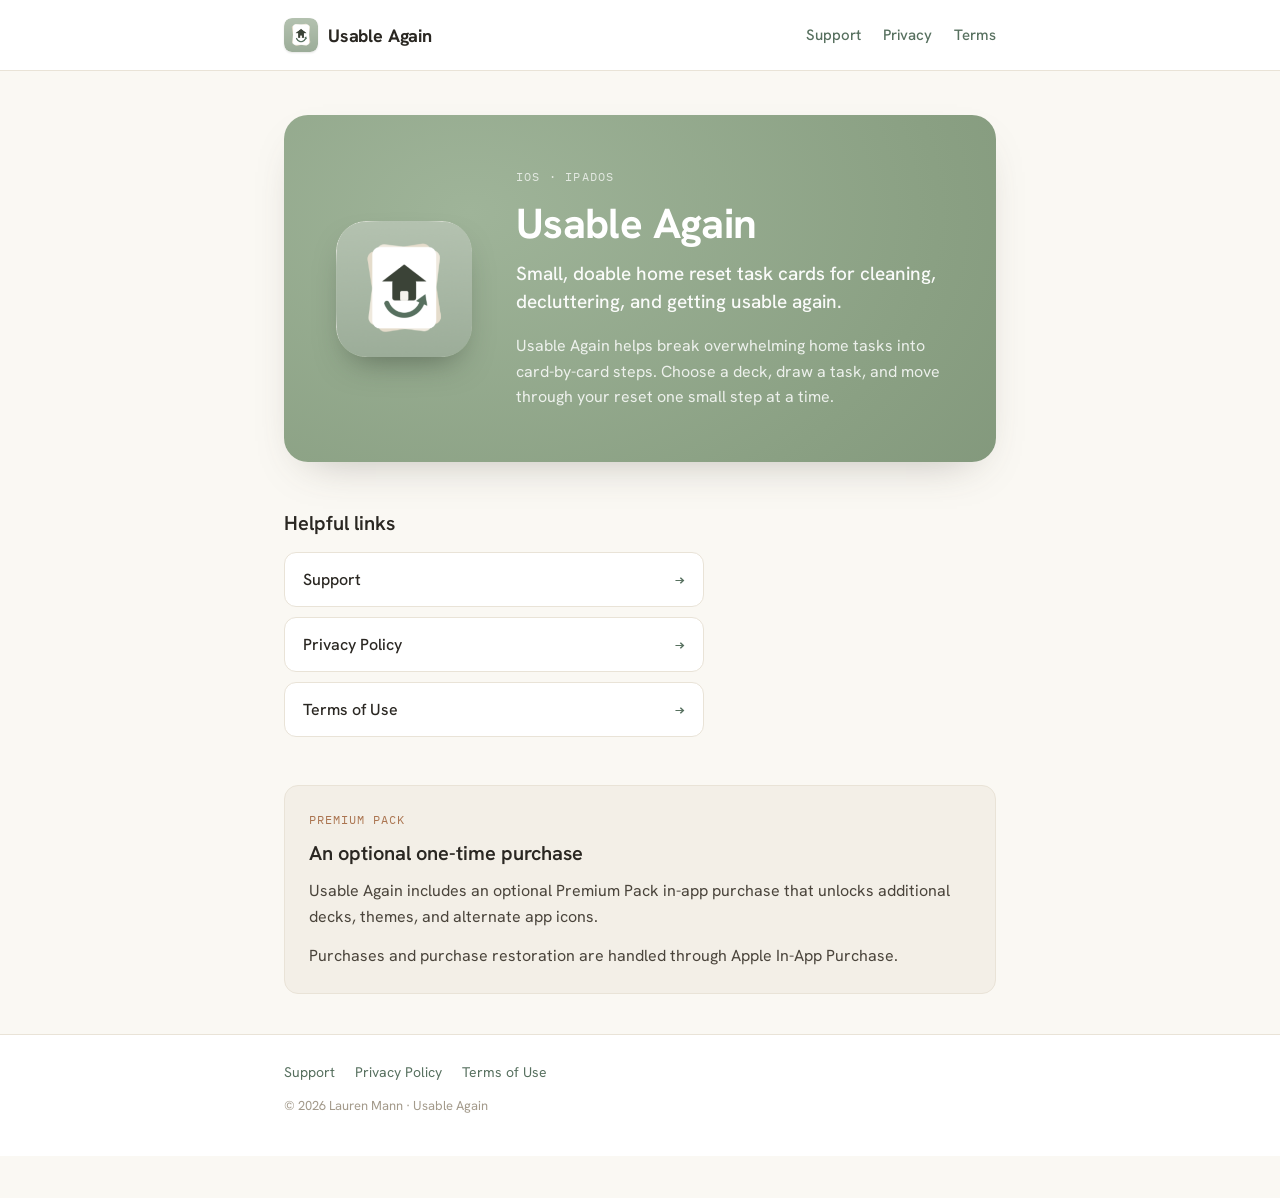
<file: index.html>
<!DOCTYPE html>
<html lang="en">
<head>
<meta charset="utf-8">
<meta http-equiv="refresh" content="0; url=/usable-again/">
<link rel="canonical" href="https://usableagain.com/usable-again/">
<title>Usable Again</title>
</head>
<body>
<p><a href="/usable-again/">Usable Again</a></p>
</body>
</html>
</file>
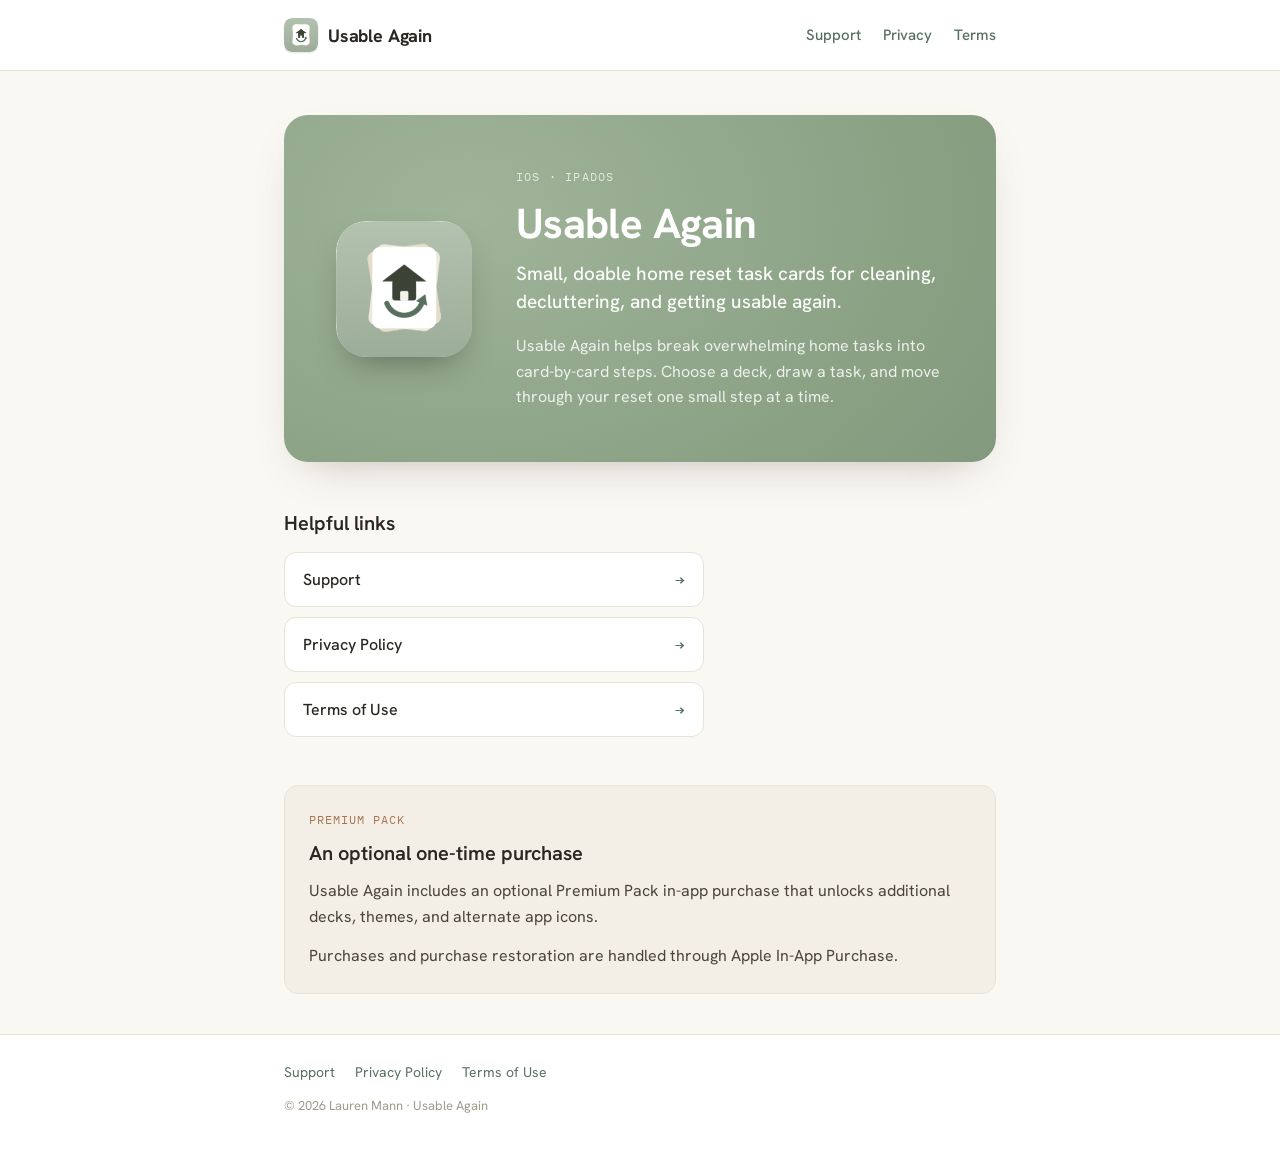
<file: usable-again/index.html>
<!DOCTYPE html>
<html lang="en">
<head>
<meta charset="utf-8">
<meta name="viewport" content="width=device-width, initial-scale=1">
<title>Usable Again</title>
<meta name="description" content="Small, doable home reset task cards for cleaning, decluttering, and getting usable again.">
<link rel="icon" type="image/png" href="/assets/app-icon.png">
<link rel="canonical" href="https://usableagain.com/usable-again/">
<meta name="theme-color" content="#faf8f3">
<meta property="og:type" content="website">
<meta property="og:site_name" content="Usable Again">
<meta property="og:title" content="Usable Again">
<meta property="og:description" content="Small, doable home reset task cards for cleaning, decluttering, and getting usable again.">
<meta property="og:url" content="https://usableagain.com/usable-again/">
<meta property="og:image" content="https://usableagain.com/assets/og-image.png">
<meta property="og:image:width" content="1200">
<meta property="og:image:height" content="630">
<meta property="og:image:alt" content="Usable Again app icon with the tagline Make your space usable again">
<meta name="twitter:card" content="summary_large_image">
<link rel="apple-touch-icon" href="/assets/apple-touch-icon.png">
<link rel="stylesheet" href="/styles.css">
</head>
<body class="landing">

  <header class="site-header">
    <div class="header-inner">
      <a class="brand" href="/usable-again/"><img src="/assets/app-icon.png" alt="" width="34" height="34"><span>Usable Again</span></a>
      <nav class="primary-nav" aria-label="Primary">
        <a href="/usable-again/support/">Support</a>
        <a href="/usable-again/privacy/">Privacy</a>
        <a href="/usable-again/terms/">Terms</a>
      </nav>
    </div>
  </header>

  <main>
    <!-- Hero — feature-graphic treatment from the brand identity: sage field, icon left, wordmark + promise right -->
    <section class="hero" aria-label="Usable Again">
      <img src="/assets/app-icon.png" alt="" width="136" height="136">
      <div class="hero-text">
        <p class="hero-overline">iOS · iPadOS</p>
        <h1>Usable Again</h1>
        <p class="hero-lead">Small, doable home reset task cards for cleaning, decluttering, and getting usable again.</p>
        <p class="hero-body">Usable Again helps break overwhelming home tasks into card-by-card steps. Choose a deck, draw a task, and move through your reset one small step at a time.</p>
      </div>
    </section>

    <section class="links-section" aria-labelledby="links-heading">
      <h2 id="links-heading">Helpful links</h2>
      <div class="link-cards">
        <a class="link-card" href="/usable-again/support/">Support<span class="arrow" aria-hidden="true">→</span></a>
        <a class="link-card" href="/usable-again/privacy/">Privacy Policy<span class="arrow" aria-hidden="true">→</span></a>
        <a class="link-card" href="/usable-again/terms/">Terms of Use<span class="arrow" aria-hidden="true">→</span></a>
      </div>
    </section>

    <section class="premium-panel" aria-labelledby="premium-heading">
      <p class="overline">Premium Pack</p>
      <h2 id="premium-heading">An optional one-time purchase</h2>
      <p>Usable Again includes an optional Premium Pack in-app purchase that unlocks additional decks, themes, and alternate app icons.</p>
      <p>Purchases and purchase restoration are handled through Apple In-App Purchase.</p>
    </section>
  </main>

  <footer class="site-footer">
    <div class="footer-inner">
      <nav class="footer-nav" aria-label="Footer">
        <a href="/usable-again/support/">Support</a>
        <a href="/usable-again/privacy/">Privacy Policy</a>
        <a href="/usable-again/terms/">Terms of Use</a>
      </nav>
      <p class="copyright">© 2026 Lauren Mann · Usable Again</p>
    </div>
  </footer>

</body>
</html>
</file>
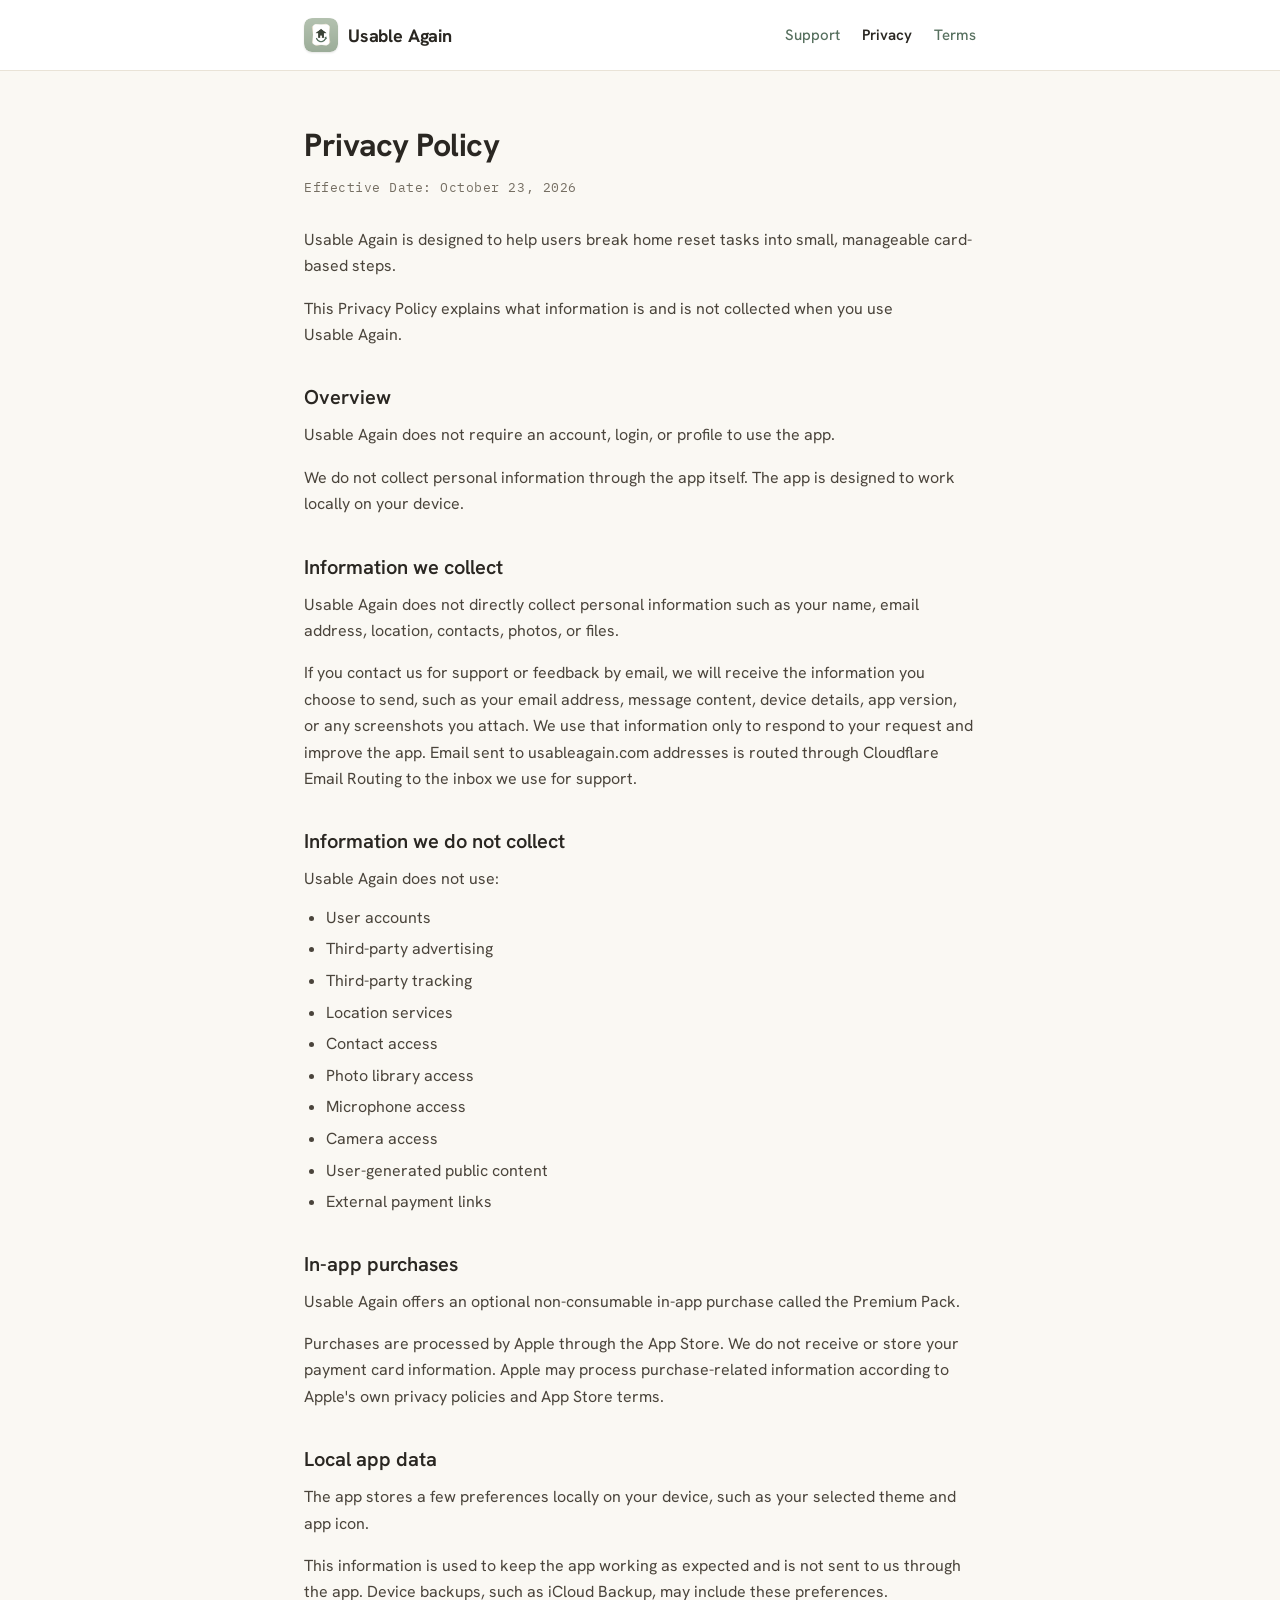
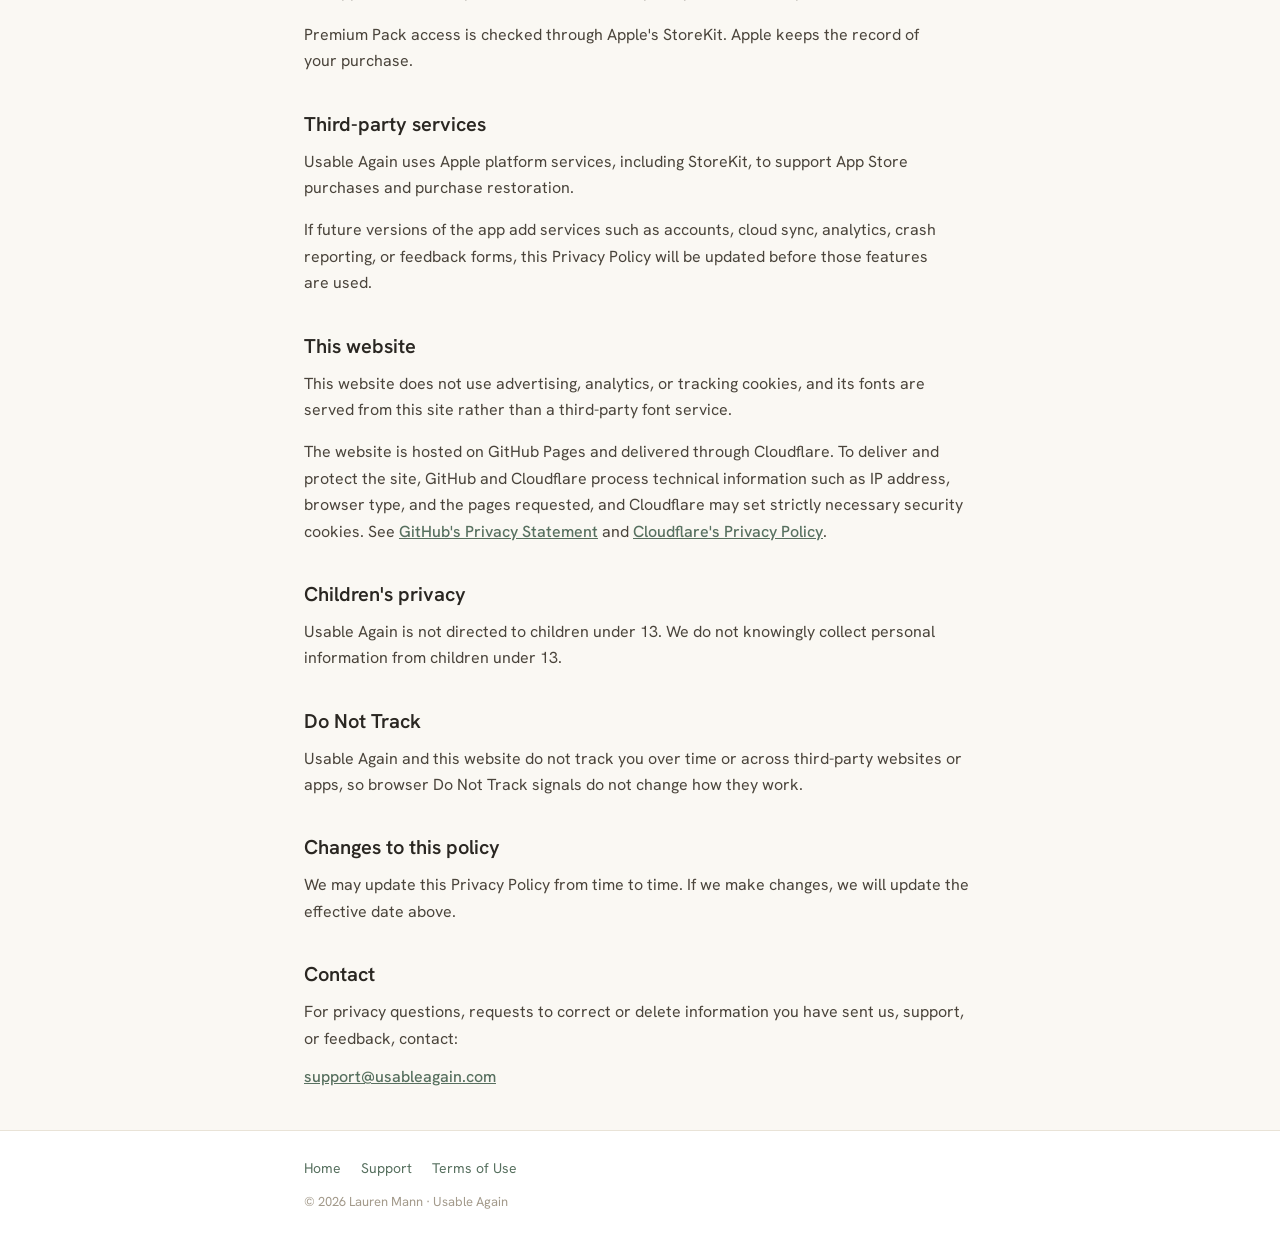
<file: usable-again/privacy/index.html>
<!DOCTYPE html>
<html lang="en">
<head>
<meta charset="utf-8">
<meta name="viewport" content="width=device-width, initial-scale=1">
<title>Privacy Policy — Usable Again</title>
<meta name="description" content="This Privacy Policy explains what information is and is not collected when you use Usable Again.">
<link rel="icon" type="image/png" href="/assets/app-icon.png">
<link rel="canonical" href="https://usableagain.com/usable-again/privacy/">
<meta name="theme-color" content="#faf8f3">
<meta property="og:type" content="website">
<meta property="og:site_name" content="Usable Again">
<meta property="og:title" content="Privacy Policy — Usable Again">
<meta property="og:description" content="This Privacy Policy explains what information is and is not collected when you use Usable Again.">
<meta property="og:url" content="https://usableagain.com/usable-again/privacy/">
<meta property="og:image" content="https://usableagain.com/assets/og-image.png">
<meta property="og:image:width" content="1200">
<meta property="og:image:height" content="630">
<meta property="og:image:alt" content="Usable Again app icon with the tagline Make your space usable again">
<meta name="twitter:card" content="summary_large_image">
<link rel="apple-touch-icon" href="/assets/apple-touch-icon.png">
<link rel="stylesheet" href="/styles.css">
</head>
<body>

  <header class="site-header">
    <div class="header-inner">
      <a class="brand" href="/usable-again/"><img src="/assets/app-icon.png" alt="" width="34" height="34"><span>Usable Again</span></a>
      <nav class="primary-nav" aria-label="Primary">
        <a href="/usable-again/support/">Support</a>
        <a href="/usable-again/privacy/" aria-current="page">Privacy</a>
        <a href="/usable-again/terms/">Terms</a>
      </nav>
    </div>
  </header>

  <main>
    <h1>Privacy Policy</h1>
    <p class="effective-date">Effective Date: October 23, 2026</p>

    <p>Usable Again is designed to help users break home reset tasks into small, manageable card-based steps.</p>
    <p>This Privacy Policy explains what information is and is not collected when you use Usable Again.</p>

    <h2>Overview</h2>
    <p>Usable Again does not require an account, login, or profile to use the app.</p>
    <p>We do not collect personal information through the app itself. The app is designed to work locally on your device.</p>

    <h2>Information we collect</h2>
    <p>Usable Again does not directly collect personal information such as your name, email address, location, contacts, photos, or files.</p>
    <p>If you contact us for support or feedback by email, we will receive the information you choose to send, such as your email address, message content, device details, app version, or any screenshots you attach. We use that information only to respond to your request and improve the app. Email sent to usableagain.com addresses is routed through Cloudflare Email Routing to the inbox we use for support.</p>

    <h2>Information we do not collect</h2>
    <p class="tight">Usable Again does not use:</p>
    <ul>
      <li>User accounts</li>
      <li>Third-party advertising</li>
      <li>Third-party tracking</li>
      <li>Location services</li>
      <li>Contact access</li>
      <li>Photo library access</li>
      <li>Microphone access</li>
      <li>Camera access</li>
      <li>User-generated public content</li>
      <li>External payment links</li>
    </ul>

    <h2>In-app purchases</h2>
    <p>Usable Again offers an optional non-consumable in-app purchase called the Premium Pack.</p>
    <p>Purchases are processed by Apple through the App Store. We do not receive or store your payment card information. Apple may process purchase-related information according to Apple's own privacy policies and App Store terms.</p>

    <h2>Local app data</h2>
    <p>The app stores a few preferences locally on your device, such as your selected theme and app icon.</p>
    <p>This information is used to keep the app working as expected and is not sent to us through the app. Device backups, such as iCloud Backup, may include these preferences.</p>
    <p>Premium Pack access is checked through Apple's StoreKit. Apple keeps the record of your purchase.</p>

    <h2>Third-party services</h2>
    <p>Usable Again uses Apple platform services, including StoreKit, to support App Store purchases and purchase restoration.</p>
    <p>If future versions of the app add services such as accounts, cloud sync, analytics, crash reporting, or feedback forms, this Privacy Policy will be updated before those features are used.</p>

    <h2>This website</h2>
    <p>This website does not use advertising, analytics, or tracking cookies, and its fonts are served from this site rather than a third-party font service.</p>
    <p>The website is hosted on GitHub Pages and delivered through Cloudflare. To deliver and protect the site, GitHub and Cloudflare process technical information such as IP address, browser type, and the pages requested, and Cloudflare may set strictly necessary security cookies. See <a href="https://docs.github.com/en/site-policy/privacy-policies/github-general-privacy-statement">GitHub's Privacy Statement</a> and <a href="https://www.cloudflare.com/privacypolicy/">Cloudflare's Privacy Policy</a>.</p>

    <h2>Children's privacy</h2>
    <p>Usable Again is not directed to children under 13. We do not knowingly collect personal information from children under 13.</p>

    <h2>Do Not Track</h2>
    <p>Usable Again and this website do not track you over time or across third-party websites or apps, so browser Do Not Track signals do not change how they work.</p>

    <h2>Changes to this policy</h2>
    <p>We may update this Privacy Policy from time to time. If we make changes, we will update the effective date above.</p>

    <h2>Contact</h2>
    <p class="tight">For privacy questions, requests to correct or delete information you have sent us, support, or feedback, contact:</p>
    <p class="flush"><!--email_off--><a href="mailto:support@usableagain.com">support@usableagain.com</a><!--/email_off--></p>
  </main>

  <footer class="site-footer">
    <div class="footer-inner">
      <nav class="footer-nav" aria-label="Footer">
        <a href="/usable-again/">Home</a>
        <a href="/usable-again/support/">Support</a>
        <a href="/usable-again/terms/">Terms of Use</a>
      </nav>
      <p class="copyright">© 2026 Lauren Mann · Usable Again</p>
    </div>
  </footer>

</body>
</html>
</file>
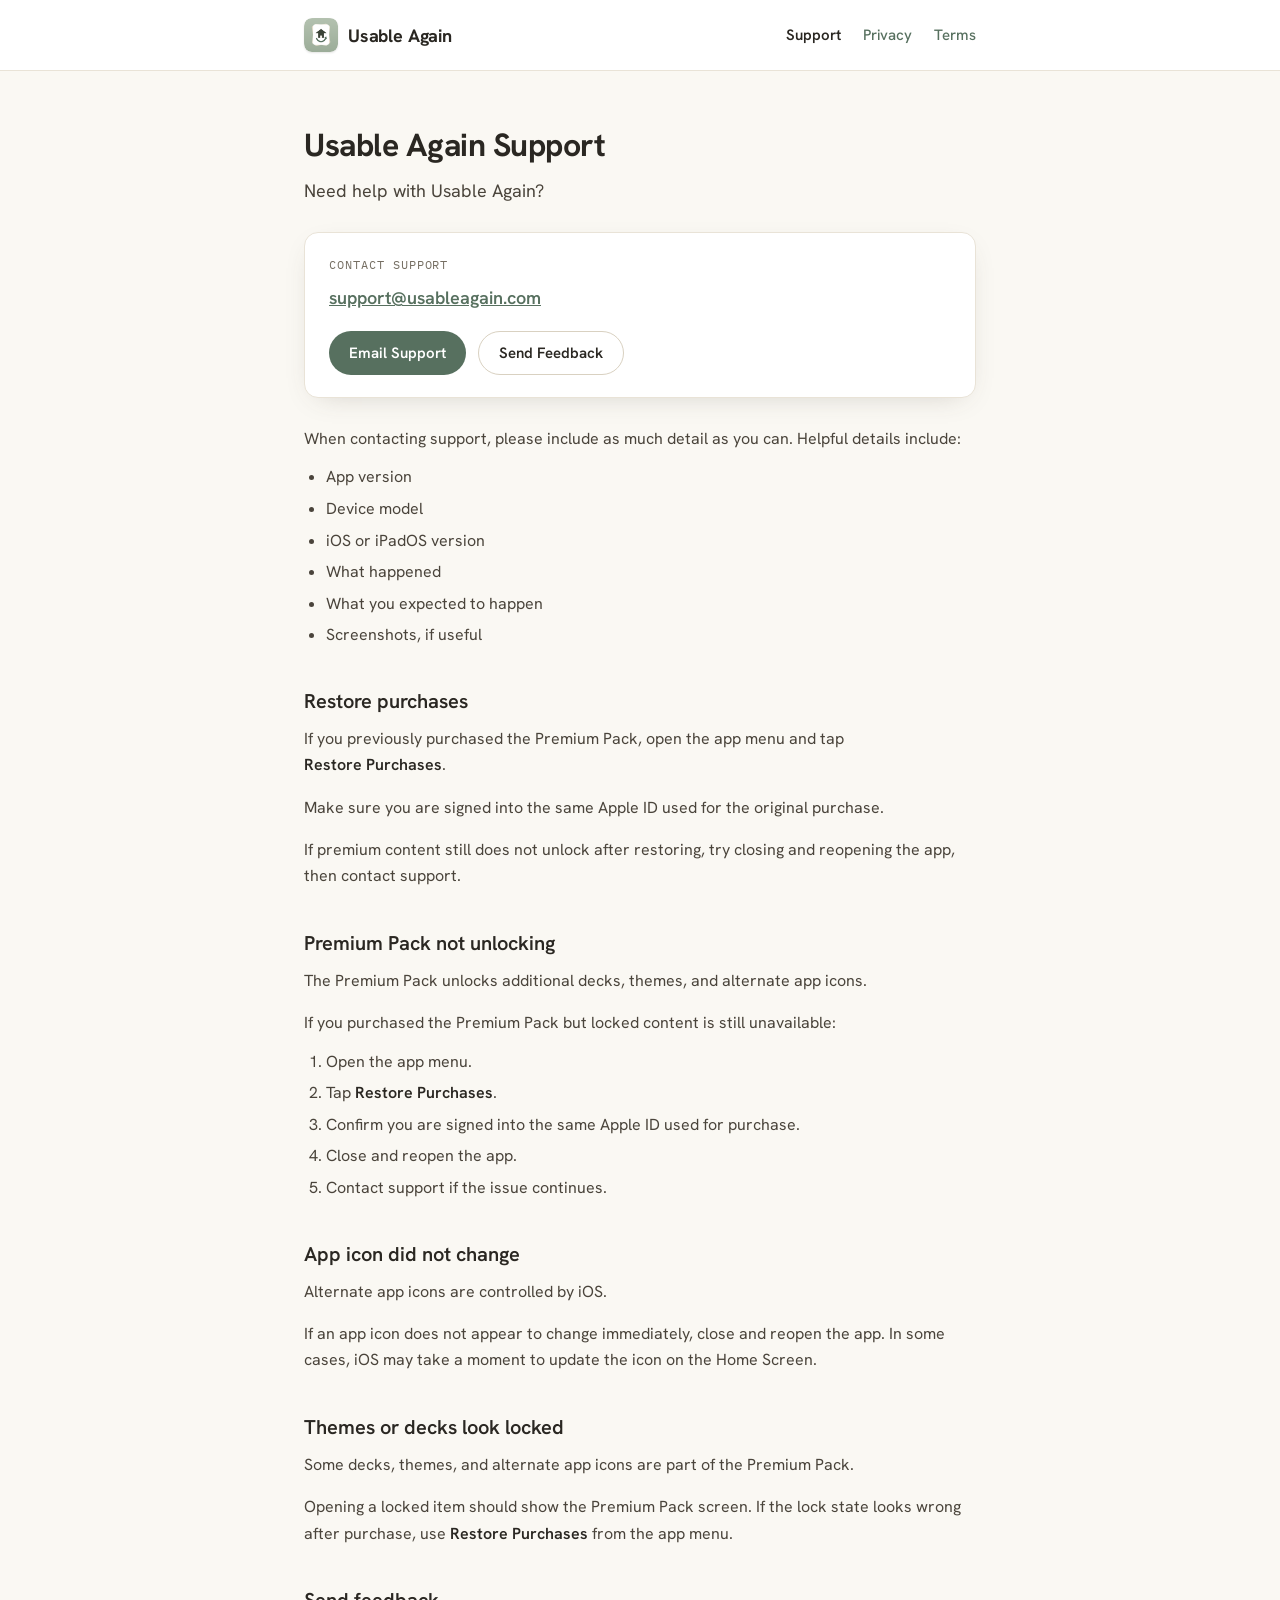
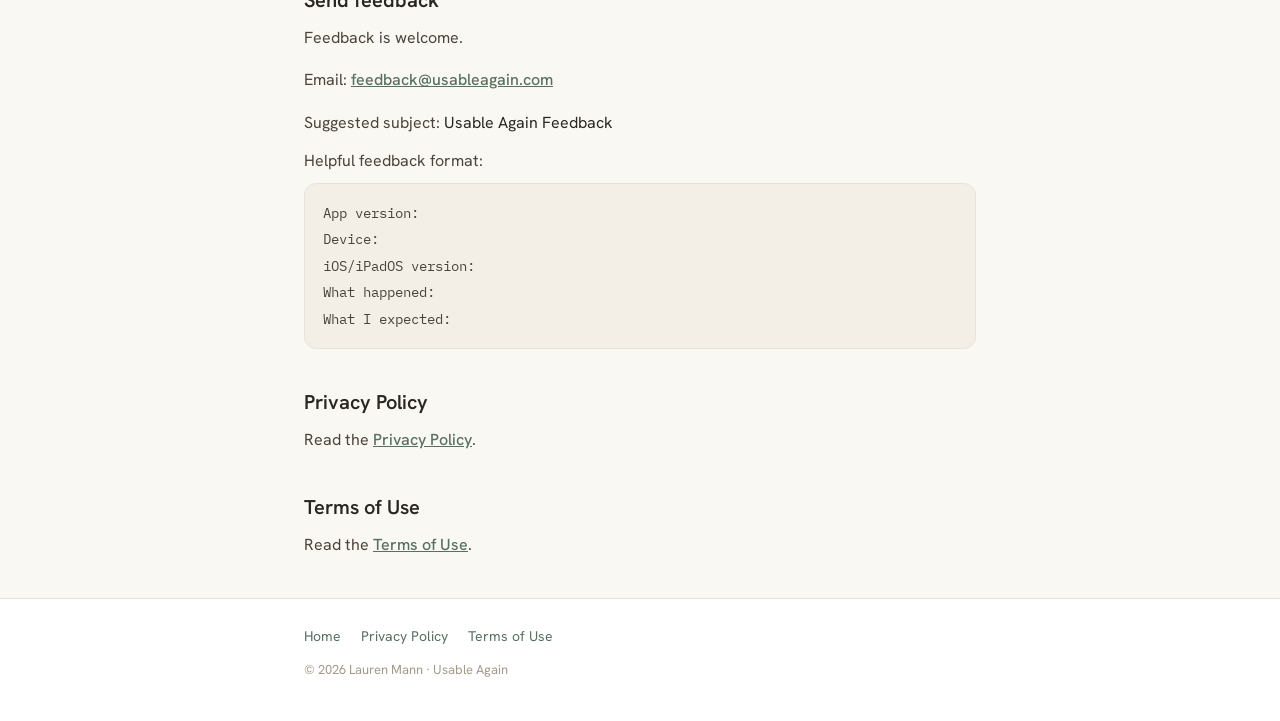
<file: usable-again/support/index.html>
<!DOCTYPE html>
<html lang="en">
<head>
<meta charset="utf-8">
<meta name="viewport" content="width=device-width, initial-scale=1">
<title>Support — Usable Again</title>
<meta name="description" content="Need help with Usable Again? Contact support at support@usableagain.com.">
<link rel="icon" type="image/png" href="/assets/app-icon.png">
<link rel="canonical" href="https://usableagain.com/usable-again/support/">
<meta name="theme-color" content="#faf8f3">
<meta property="og:type" content="website">
<meta property="og:site_name" content="Usable Again">
<meta property="og:title" content="Support — Usable Again">
<meta property="og:description" content="Need help with Usable Again? Contact support at support@usableagain.com.">
<meta property="og:url" content="https://usableagain.com/usable-again/support/">
<meta property="og:image" content="https://usableagain.com/assets/og-image.png">
<meta property="og:image:width" content="1200">
<meta property="og:image:height" content="630">
<meta property="og:image:alt" content="Usable Again app icon with the tagline Make your space usable again">
<meta name="twitter:card" content="summary_large_image">
<link rel="apple-touch-icon" href="/assets/apple-touch-icon.png">
<link rel="stylesheet" href="/styles.css">
</head>
<body class="support">

  <header class="site-header">
    <div class="header-inner">
      <a class="brand" href="/usable-again/"><img src="/assets/app-icon.png" alt="" width="34" height="34"><span>Usable Again</span></a>
      <nav class="primary-nav" aria-label="Primary">
        <a href="/usable-again/support/" aria-current="page">Support</a>
        <a href="/usable-again/privacy/">Privacy</a>
        <a href="/usable-again/terms/">Terms</a>
      </nav>
    </div>
  </header>

  <main>
    <h1>Usable Again Support</h1>
    <p class="lead">Need help with Usable Again?</p>

    <!-- Contact card -->
    <div class="contact-card">
      <p class="overline">Contact support</p>
      <p class="contact-email"><!--email_off--><a href="mailto:support@usableagain.com">support@usableagain.com</a><!--/email_off--></p>
      <div class="button-row">
        <!--email_off--><a class="button button-primary" href="mailto:support@usableagain.com">Email Support</a><!--/email_off-->
        <!-- Feedback mailto: prefilled subject + body template -->
        <!--email_off--><a class="button button-secondary" href="mailto:feedback@usableagain.com?subject=Usable%20Again%20Feedback&amp;body=App%20version%3A%0ADevice%3A%0AiOS%2FiPadOS%20version%3A%0AWhat%20happened%3A%0AWhat%20I%20expected%3A">Send Feedback</a><!--/email_off-->
      </div>
    </div>

    <p class="after-card tight">When contacting support, please include as much detail as you can. Helpful details include:</p>
    <ul>
      <li>App version</li>
      <li>Device model</li>
      <li>iOS or iPadOS version</li>
      <li>What happened</li>
      <li>What you expected to happen</li>
      <li>Screenshots, if useful</li>
    </ul>

    <h2>Restore purchases</h2>
    <p>If you previously purchased the Premium Pack, open the app menu and tap <strong>Restore Purchases</strong>.</p>
    <p>Make sure you are signed into the same Apple ID used for the original purchase.</p>
    <p>If premium content still does not unlock after restoring, try closing and reopening the app, then contact support.</p>

    <h2>Premium Pack not unlocking</h2>
    <p>The Premium Pack unlocks additional decks, themes, and alternate app icons.</p>
    <p class="tight">If you purchased the Premium Pack but locked content is still unavailable:</p>
    <ol>
      <li>Open the app menu.</li>
      <li>Tap <strong>Restore Purchases</strong>.</li>
      <li>Confirm you are signed into the same Apple ID used for purchase.</li>
      <li>Close and reopen the app.</li>
      <li>Contact support if the issue continues.</li>
    </ol>

    <h2>App icon did not change</h2>
    <p>Alternate app icons are controlled by iOS.</p>
    <p>If an app icon does not appear to change immediately, close and reopen the app. In some cases, iOS may take a moment to update the icon on the Home Screen.</p>

    <h2>Themes or decks look locked</h2>
    <p>Some decks, themes, and alternate app icons are part of the Premium Pack.</p>
    <p>Opening a locked item should show the Premium Pack screen. If the lock state looks wrong after purchase, use <strong>Restore Purchases</strong> from the app menu.</p>

    <h2>Send feedback</h2>
    <p>Feedback is welcome.</p>
    <!-- Feedback email -->
    <p>Email: <!--email_off--><a href="mailto:feedback@usableagain.com?subject=Usable%20Again%20Feedback&amp;body=App%20version%3A%0ADevice%3A%0AiOS%2FiPadOS%20version%3A%0AWhat%20happened%3A%0AWhat%20I%20expected%3A">feedback@usableagain.com</a><!--/email_off--></p>
    <p class="tight">Suggested subject: <span class="ink">Usable Again Feedback</span></p>
    <p style="margin-bottom:8px;">Helpful feedback format:</p>
    <div class="mono-block">App version:<br>Device:<br>iOS/iPadOS version:<br>What happened:<br>What I expected:</div>

    <h2>Privacy Policy</h2>
    <p>Read the <a href="/usable-again/privacy/">Privacy Policy</a>.</p>

    <h2>Terms of Use</h2>
    <p class="flush">Read the <a href="/usable-again/terms/">Terms of Use</a>.</p>
  </main>

  <footer class="site-footer">
    <div class="footer-inner">
      <nav class="footer-nav" aria-label="Footer">
        <a href="/usable-again/">Home</a>
        <a href="/usable-again/privacy/">Privacy Policy</a>
        <a href="/usable-again/terms/">Terms of Use</a>
      </nav>
      <p class="copyright">© 2026 Lauren Mann · Usable Again</p>
    </div>
  </footer>

</body>
</html>
</file>
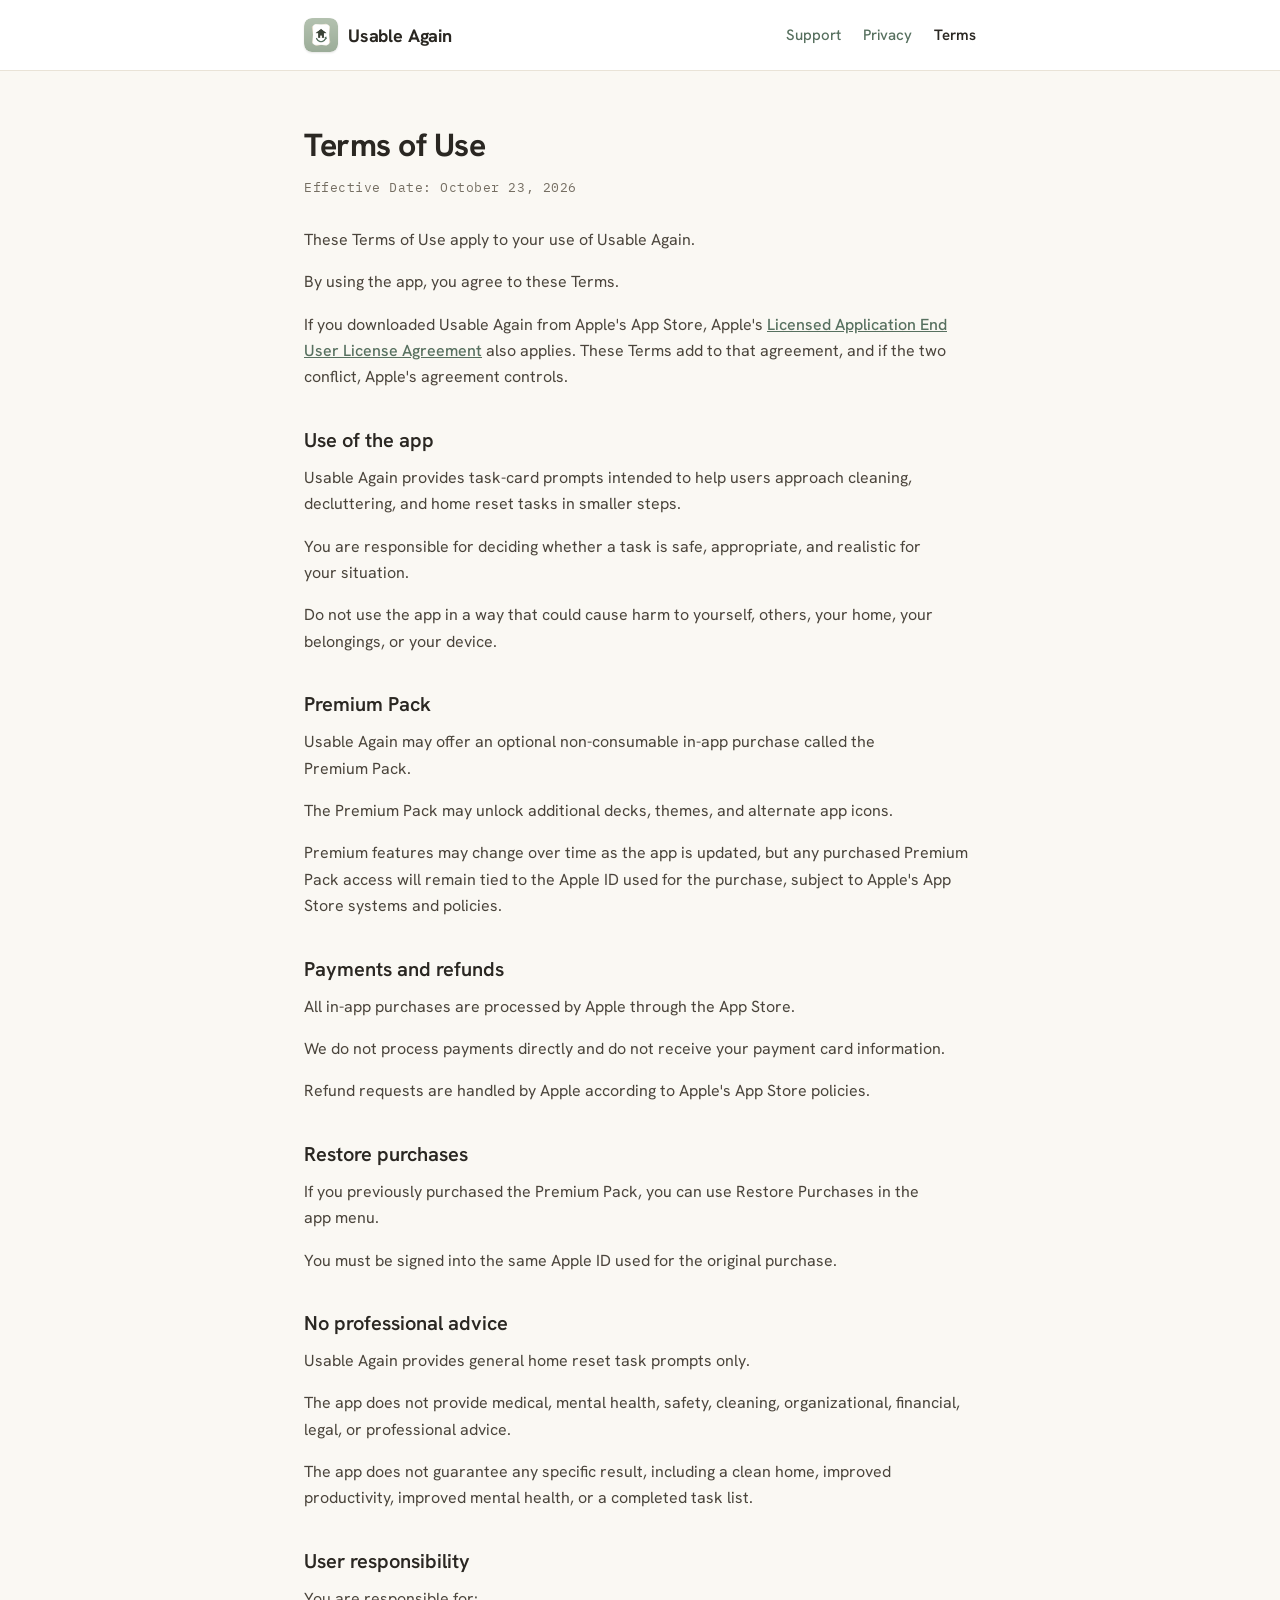
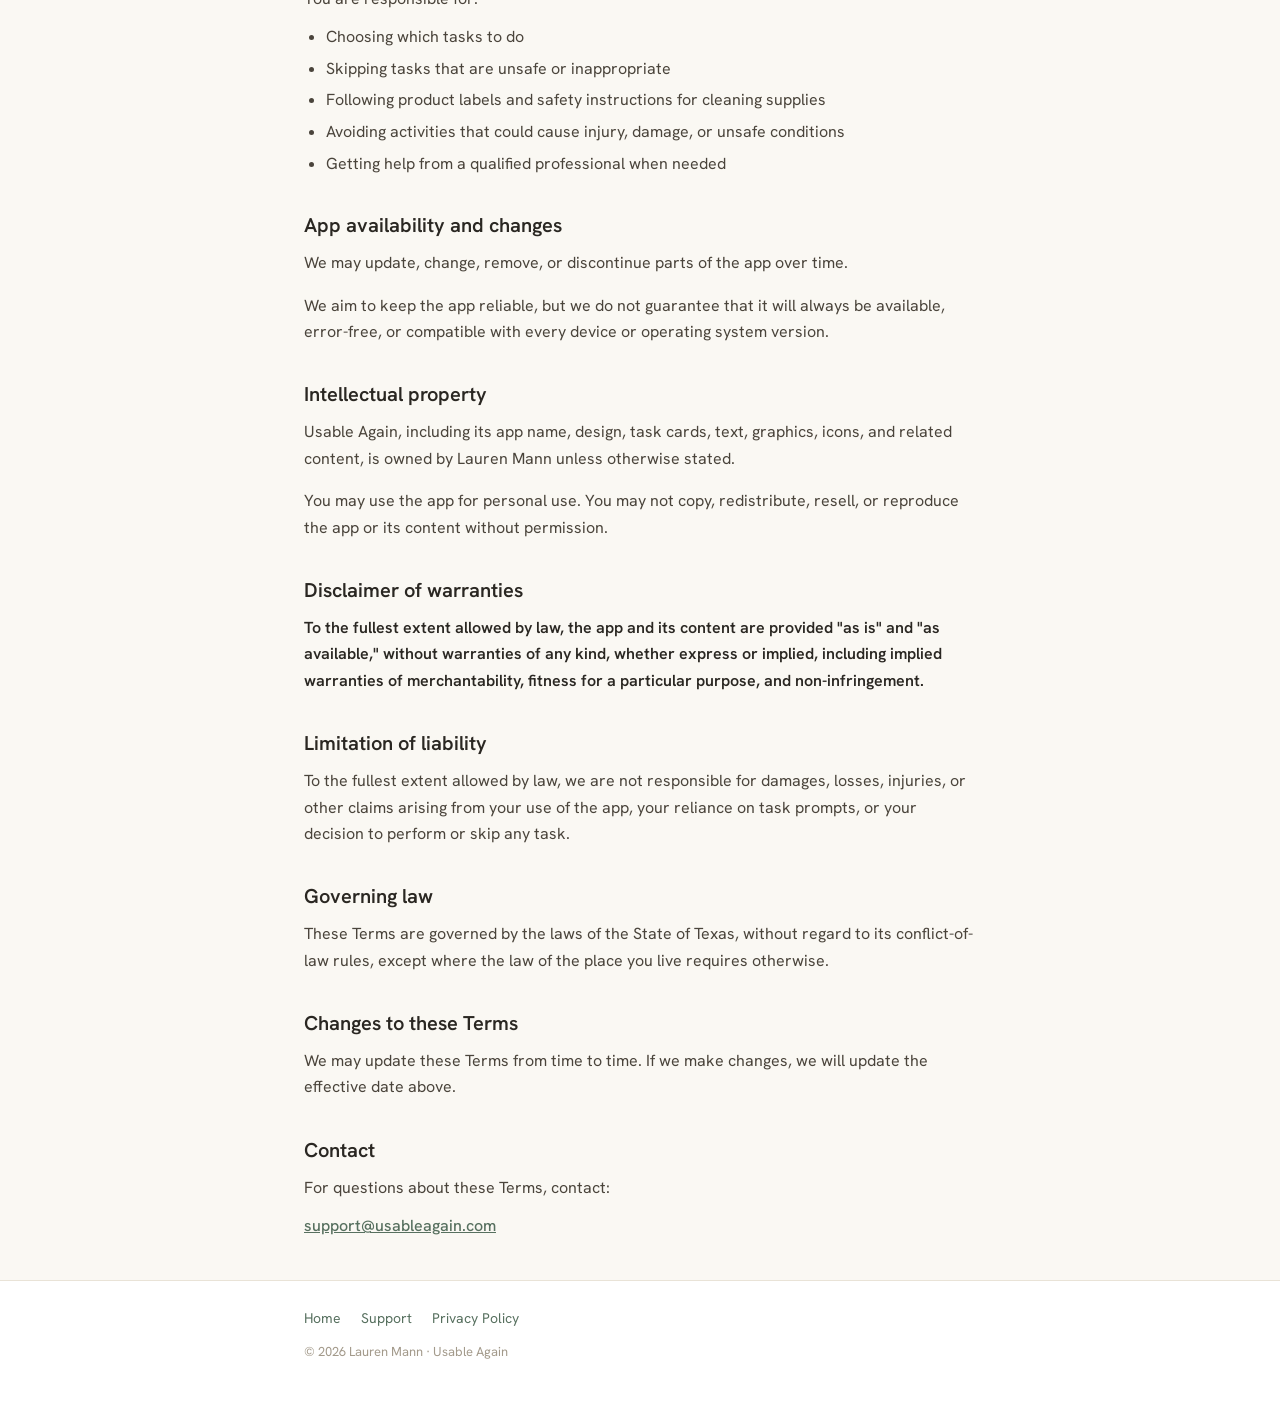
<file: usable-again/terms/index.html>
<!DOCTYPE html>
<html lang="en">
<head>
<meta charset="utf-8">
<meta name="viewport" content="width=device-width, initial-scale=1">
<title>Terms of Use — Usable Again</title>
<meta name="description" content="These Terms of Use apply to your use of Usable Again.">
<link rel="icon" type="image/png" href="/assets/app-icon.png">
<link rel="canonical" href="https://usableagain.com/usable-again/terms/">
<meta name="theme-color" content="#faf8f3">
<meta property="og:type" content="website">
<meta property="og:site_name" content="Usable Again">
<meta property="og:title" content="Terms of Use — Usable Again">
<meta property="og:description" content="These Terms of Use apply to your use of Usable Again.">
<meta property="og:url" content="https://usableagain.com/usable-again/terms/">
<meta property="og:image" content="https://usableagain.com/assets/og-image.png">
<meta property="og:image:width" content="1200">
<meta property="og:image:height" content="630">
<meta property="og:image:alt" content="Usable Again app icon with the tagline Make your space usable again">
<meta name="twitter:card" content="summary_large_image">
<link rel="apple-touch-icon" href="/assets/apple-touch-icon.png">
<link rel="stylesheet" href="/styles.css">
</head>
<body>

  <header class="site-header">
    <div class="header-inner">
      <a class="brand" href="/usable-again/"><img src="/assets/app-icon.png" alt="" width="34" height="34"><span>Usable Again</span></a>
      <nav class="primary-nav" aria-label="Primary">
        <a href="/usable-again/support/">Support</a>
        <a href="/usable-again/privacy/">Privacy</a>
        <a href="/usable-again/terms/" aria-current="page">Terms</a>
      </nav>
    </div>
  </header>

  <main>
    <h1>Terms of Use</h1>
    <p class="effective-date">Effective Date: October 23, 2026</p>

    <p>These Terms of Use apply to your use of Usable Again.</p>
    <p>By using the app, you agree to these Terms.</p>
    <p>If you downloaded Usable Again from Apple's App Store, Apple's <a href="https://www.apple.com/legal/internet-services/itunes/dev/stdeula/">Licensed Application End User License Agreement</a> also applies. These Terms add to that agreement, and if the two conflict, Apple's agreement controls.</p>

    <h2>Use of the app</h2>
    <p>Usable Again provides task-card prompts intended to help users approach cleaning, decluttering, and home reset tasks in smaller steps.</p>
    <p>You are responsible for deciding whether a task is safe, appropriate, and realistic for your situation.</p>
    <p>Do not use the app in a way that could cause harm to yourself, others, your home, your belongings, or your device.</p>

    <h2>Premium Pack</h2>
    <p>Usable Again may offer an optional non-consumable in-app purchase called the Premium Pack.</p>
    <p>The Premium Pack may unlock additional decks, themes, and alternate app icons.</p>
    <p>Premium features may change over time as the app is updated, but any purchased Premium Pack access will remain tied to the Apple ID used for the purchase, subject to Apple's App Store systems and policies.</p>

    <h2>Payments and refunds</h2>
    <p>All in-app purchases are processed by Apple through the App Store.</p>
    <p>We do not process payments directly and do not receive your payment card information.</p>
    <p>Refund requests are handled by Apple according to Apple's App Store policies.</p>

    <h2>Restore purchases</h2>
    <p>If you previously purchased the Premium Pack, you can use Restore Purchases in the app menu.</p>
    <p>You must be signed into the same Apple ID used for the original purchase.</p>

    <h2>No professional advice</h2>
    <p>Usable Again provides general home reset task prompts only.</p>
    <p>The app does not provide medical, mental health, safety, cleaning, organizational, financial, legal, or professional advice.</p>
    <p>The app does not guarantee any specific result, including a clean home, improved productivity, improved mental health, or a completed task list.</p>

    <h2>User responsibility</h2>
    <p class="tight">You are responsible for:</p>
    <ul>
      <li>Choosing which tasks to do</li>
      <li>Skipping tasks that are unsafe or inappropriate</li>
      <li>Following product labels and safety instructions for cleaning supplies</li>
      <li>Avoiding activities that could cause injury, damage, or unsafe conditions</li>
      <li>Getting help from a qualified professional when needed</li>
    </ul>

    <h2>App availability and changes</h2>
    <p>We may update, change, remove, or discontinue parts of the app over time.</p>
    <p>We aim to keep the app reliable, but we do not guarantee that it will always be available, error-free, or compatible with every device or operating system version.</p>

    <h2>Intellectual property</h2>
    <p>Usable Again, including its app name, design, task cards, text, graphics, icons, and related content, is owned by Lauren Mann unless otherwise stated.</p>
    <p>You may use the app for personal use. You may not copy, redistribute, resell, or reproduce the app or its content without permission.</p>

    <h2>Disclaimer of warranties</h2>
    <p><strong>To the fullest extent allowed by law, the app and its content are provided "as is" and "as available," without warranties of any kind, whether express or implied, including implied warranties of merchantability, fitness for a particular purpose, and non-infringement.</strong></p>

    <h2>Limitation of liability</h2>
    <p>To the fullest extent allowed by law, we are not responsible for damages, losses, injuries, or other claims arising from your use of the app, your reliance on task prompts, or your decision to perform or skip any task.</p>

    <h2>Governing law</h2>
    <p>These Terms are governed by the laws of the State of Texas, without regard to its conflict-of-law rules, except where the law of the place you live requires otherwise.</p>

    <h2>Changes to these Terms</h2>
    <p>We may update these Terms from time to time. If we make changes, we will update the effective date above.</p>

    <h2>Contact</h2>
    <p class="tight">For questions about these Terms, contact:</p>
    <p class="flush"><!--email_off--><a href="mailto:support@usableagain.com">support@usableagain.com</a><!--/email_off--></p>
  </main>

  <footer class="site-footer">
    <div class="footer-inner">
      <nav class="footer-nav" aria-label="Footer">
        <a href="/usable-again/">Home</a>
        <a href="/usable-again/support/">Support</a>
        <a href="/usable-again/privacy/">Privacy Policy</a>
      </nav>
      <p class="copyright">© 2026 Lauren Mann · Usable Again</p>
    </div>
  </footer>

</body>
</html>
</file>
<file: styles.css>
/* Usable Again — shared styles (design tokens from Home Reset Deck design system) */

/* Self-hosted fonts (SIL Open Font License; licenses in /assets/fonts/) */
@font-face { font-family: 'Hanken Grotesk'; font-weight: 400; font-style: normal; font-display: swap; src: url('/assets/fonts/HankenGrotesk-Regular.woff2') format('woff2'); }
@font-face { font-family: 'Hanken Grotesk'; font-weight: 500; font-style: normal; font-display: swap; src: url('/assets/fonts/HankenGrotesk-Medium.woff2') format('woff2'); }
@font-face { font-family: 'Hanken Grotesk'; font-weight: 600; font-style: normal; font-display: swap; src: url('/assets/fonts/HankenGrotesk-SemiBold.woff2') format('woff2'); }
@font-face { font-family: 'Hanken Grotesk'; font-weight: 700; font-style: normal; font-display: swap; src: url('/assets/fonts/HankenGrotesk-Bold.woff2') format('woff2'); }
@font-face { font-family: 'IBM Plex Mono'; font-weight: 400; font-style: normal; font-display: swap; src: url('/assets/fonts/IBMPlexMono-Regular.ttf') format('truetype'); }
@font-face { font-family: 'IBM Plex Mono'; font-weight: 500; font-style: normal; font-display: swap; src: url('/assets/fonts/IBMPlexMono-Medium.ttf') format('truetype'); }

:root {
  --bg: #faf8f3;
  --surface: #ffffff;
  --surface-sunken: #f3efe7;

  --text: #2a2722;
  --text-secondary: #4a443b;
  --text-muted: #756e62;
  --text-subtle: #a39a8b;

  --border: #e9e3d7;
  --border-strong: #d9d1c1;

  --accent: #57705f;
  --on-accent: #ffffff;
  --caution: #ab7551;

  --font-sans: 'Hanken Grotesk', ui-sans-serif, system-ui, -apple-system, 'Segoe UI', sans-serif;
  --font-mono: 'IBM Plex Mono', ui-monospace, 'SFMono-Regular', Menlo, monospace;
}

* { box-sizing: border-box; }

html, body { margin: 0; }

body {
  min-height: 100vh;
  display: flex;
  flex-direction: column;
  background: var(--bg);
  color: var(--text);
  font-family: var(--font-sans);
  -webkit-font-smoothing: antialiased;
}

/* ---- Header ---- */

.site-header {
  border-bottom: 1px solid var(--border);
  background: var(--surface);
}

.header-inner {
  max-width: 720px;
  margin: 0 auto;
  padding: 18px 24px;
  display: flex;
  align-items: center;
  justify-content: space-between;
  gap: 16px;
  flex-wrap: wrap;
}

.brand {
  display: flex;
  align-items: center;
  gap: 10px;
  color: var(--text);
  text-decoration: none;
}

.brand img {
  display: block;
  width: 34px;
  height: 34px;
  border-radius: 8px;
  box-shadow: 0 1px 2px rgba(42, 39, 34, 0.12);
}

.brand span {
  font-size: 18px;
  font-weight: 700;
  letter-spacing: -0.01em;
}

.primary-nav {
  display: flex;
  gap: 22px;
  flex-wrap: wrap;
}

.primary-nav a {
  font-size: 15px;
  font-weight: 500;
  color: var(--accent);
  text-decoration: none;
}

.primary-nav a:hover { text-decoration: underline; }

.primary-nav a[aria-current="page"] {
  font-weight: 600;
  color: var(--text);
}

/* ---- Main column ---- */

main {
  flex: 1;
  max-width: 720px;
  width: 100%;
  margin: 0 auto;
  padding: 56px 24px 40px;
}

/* Landing uses a slightly wider shell */
body.landing .header-inner,
body.landing .footer-inner { max-width: 760px; }

body.landing main {
  max-width: 760px;
  padding-top: 44px;
}

/* ---- Typography ---- */

h1 {
  font-size: 32px;
  line-height: 1.14;
  font-weight: 700;
  letter-spacing: -0.015em;
  margin: 0 0 14px;
}

h2 {
  font-size: 20px;
  font-weight: 600;
  margin: 36px 0 12px;
}

body.support h2 { margin-top: 40px; }

p {
  font-size: 16px;
  line-height: 1.65;
  color: var(--text-secondary);
  margin: 0 0 16px;
  text-wrap: pretty;
}

ul, ol {
  margin: 0 0 16px;
  padding-left: 22px;
  color: var(--text-secondary);
}

li {
  font-size: 16px;
  line-height: 1.6;
  margin-bottom: 6px;
}

strong {
  color: var(--text);
  font-weight: 600;
}

p a {
  color: var(--accent);
  text-decoration: underline;
  font-weight: 500;
}

.lead {
  font-size: 18px;
  line-height: 1.5;
  color: var(--text-secondary);
  margin: 0 0 28px;
}

.effective-date {
  font-family: var(--font-mono);
  font-size: 13px;
  letter-spacing: 0.04em;
  color: var(--text-muted);
  margin: 0 0 28px;
}

.overline {
  font-family: var(--font-mono);
  font-size: 12px;
  letter-spacing: 0.08em;
  text-transform: uppercase;
  color: var(--text-muted);
  margin: 0 0 8px;
}

.tight { margin-bottom: 12px; }
.flush { margin-bottom: 0; }
.ink { color: var(--text); }

/* ---- Landing: hero ---- */

.hero {
  background: radial-gradient(120% 170% at 26% 28%, #9fb499 0%, #8aa083 55%, #7b9075 100%);
  border-radius: 24px;
  padding: clamp(28px, 6vw, 52px);
  display: flex;
  align-items: center;
  gap: clamp(24px, 5vw, 44px);
  flex-wrap: wrap;
  box-shadow: 0 18px 44px -24px rgba(74, 68, 59, 0.4);
}

.hero img {
  display: block;
  width: clamp(96px, 18vw, 136px);
  height: clamp(96px, 18vw, 136px);
  border-radius: 30px;
  box-shadow: 0 16px 32px -14px rgba(35, 44, 34, 0.5);
  flex-shrink: 0;
}

.hero-text {
  flex: 1;
  min-width: 250px;
  display: flex;
  flex-direction: column;
  gap: 14px;
}

.hero-overline {
  font-family: var(--font-mono);
  font-size: 12px;
  letter-spacing: 0.1em;
  text-transform: uppercase;
  color: rgba(255, 255, 255, 0.72);
  margin: 0;
}

.hero h1 {
  font-size: clamp(32px, 6vw, 42px);
  line-height: 1.08;
  font-weight: 700;
  letter-spacing: -0.015em;
  color: #ffffff;
  margin: 0;
}

.hero-lead {
  font-size: clamp(17px, 3vw, 19px);
  line-height: 1.45;
  font-weight: 500;
  color: rgba(255, 255, 255, 0.95);
  margin: 0;
  max-width: 44ch;
}

.hero-body {
  font-size: 16px;
  line-height: 1.6;
  color: rgba(255, 255, 255, 0.84);
  margin: 4px 0 0;
  max-width: 52ch;
}

/* ---- Landing: helpful links ---- */

.links-section { margin-top: 48px; }

.links-section h2 { margin: 0 0 16px; }

.link-cards {
  display: flex;
  flex-direction: column;
  gap: 10px;
  max-width: 420px;
}

.link-card {
  display: flex;
  align-items: center;
  justify-content: space-between;
  gap: 12px;
  padding: 16px 18px;
  background: var(--surface);
  border: 1px solid var(--border);
  border-radius: 12px;
  text-decoration: none;
  color: var(--text);
  font-size: 16px;
  font-weight: 500;
}

.link-card:hover { border-color: var(--border-strong); }

.link-card .arrow {
  color: var(--accent);
  font-family: var(--font-mono);
}

/* ---- Landing: premium panel ---- */

.premium-panel {
  margin-top: 48px;
  padding: 24px;
  background: var(--surface-sunken);
  border: 1px solid var(--border);
  border-radius: 14px;
}

.premium-panel .overline {
  color: var(--caution);
  margin-bottom: 10px;
}

.premium-panel h2 { margin: 0 0 12px; }

.premium-panel p { margin-bottom: 12px; }

.premium-panel p:last-child { margin-bottom: 0; }

/* ---- Support: contact card ---- */

.contact-card {
  padding: 22px 24px;
  background: var(--surface);
  border: 1px solid var(--border);
  border-radius: 14px;
  box-shadow: 0 8px 28px -14px rgba(74, 68, 59, 0.28);
}

.contact-email {
  font-size: 18px;
  margin: 0 0 18px;
}

.contact-email a {
  color: var(--accent);
  text-decoration: underline;
  font-weight: 600;
}

.button-row {
  display: flex;
  gap: 12px;
  flex-wrap: wrap;
}

.button {
  display: inline-flex;
  align-items: center;
  padding: 11px 20px;
  border-radius: 999px;
  text-decoration: none;
  font-weight: 600;
  font-size: 15px;
}

.button-primary {
  background: var(--accent);
  color: var(--on-accent);
}

.button-secondary {
  background: var(--surface);
  color: var(--text);
  border: 1.5px solid var(--border-strong);
}

.after-card { margin-top: 28px; }

/* ---- Support: feedback format block ---- */

.mono-block {
  padding: 16px 18px;
  background: var(--surface-sunken);
  border: 1px solid var(--border);
  border-radius: 12px;
  font-family: var(--font-mono);
  font-size: 14px;
  line-height: 1.9;
  color: var(--text-secondary);
}

/* ---- Footer ---- */

.site-footer {
  border-top: 1px solid var(--border);
  background: var(--surface);
}

.footer-inner {
  max-width: 720px;
  margin: 0 auto;
  padding: 28px 24px 40px;
  display: flex;
  flex-direction: column;
  gap: 14px;
}

.footer-nav {
  display: flex;
  gap: 20px;
  flex-wrap: wrap;
}

.footer-nav a {
  font-size: 14px;
  color: var(--accent);
  text-decoration: none;
}

.footer-nav a:hover { text-decoration: underline; }

.copyright {
  margin: 0;
  font-size: 13px;
  color: var(--text-subtle);
}
</file>
